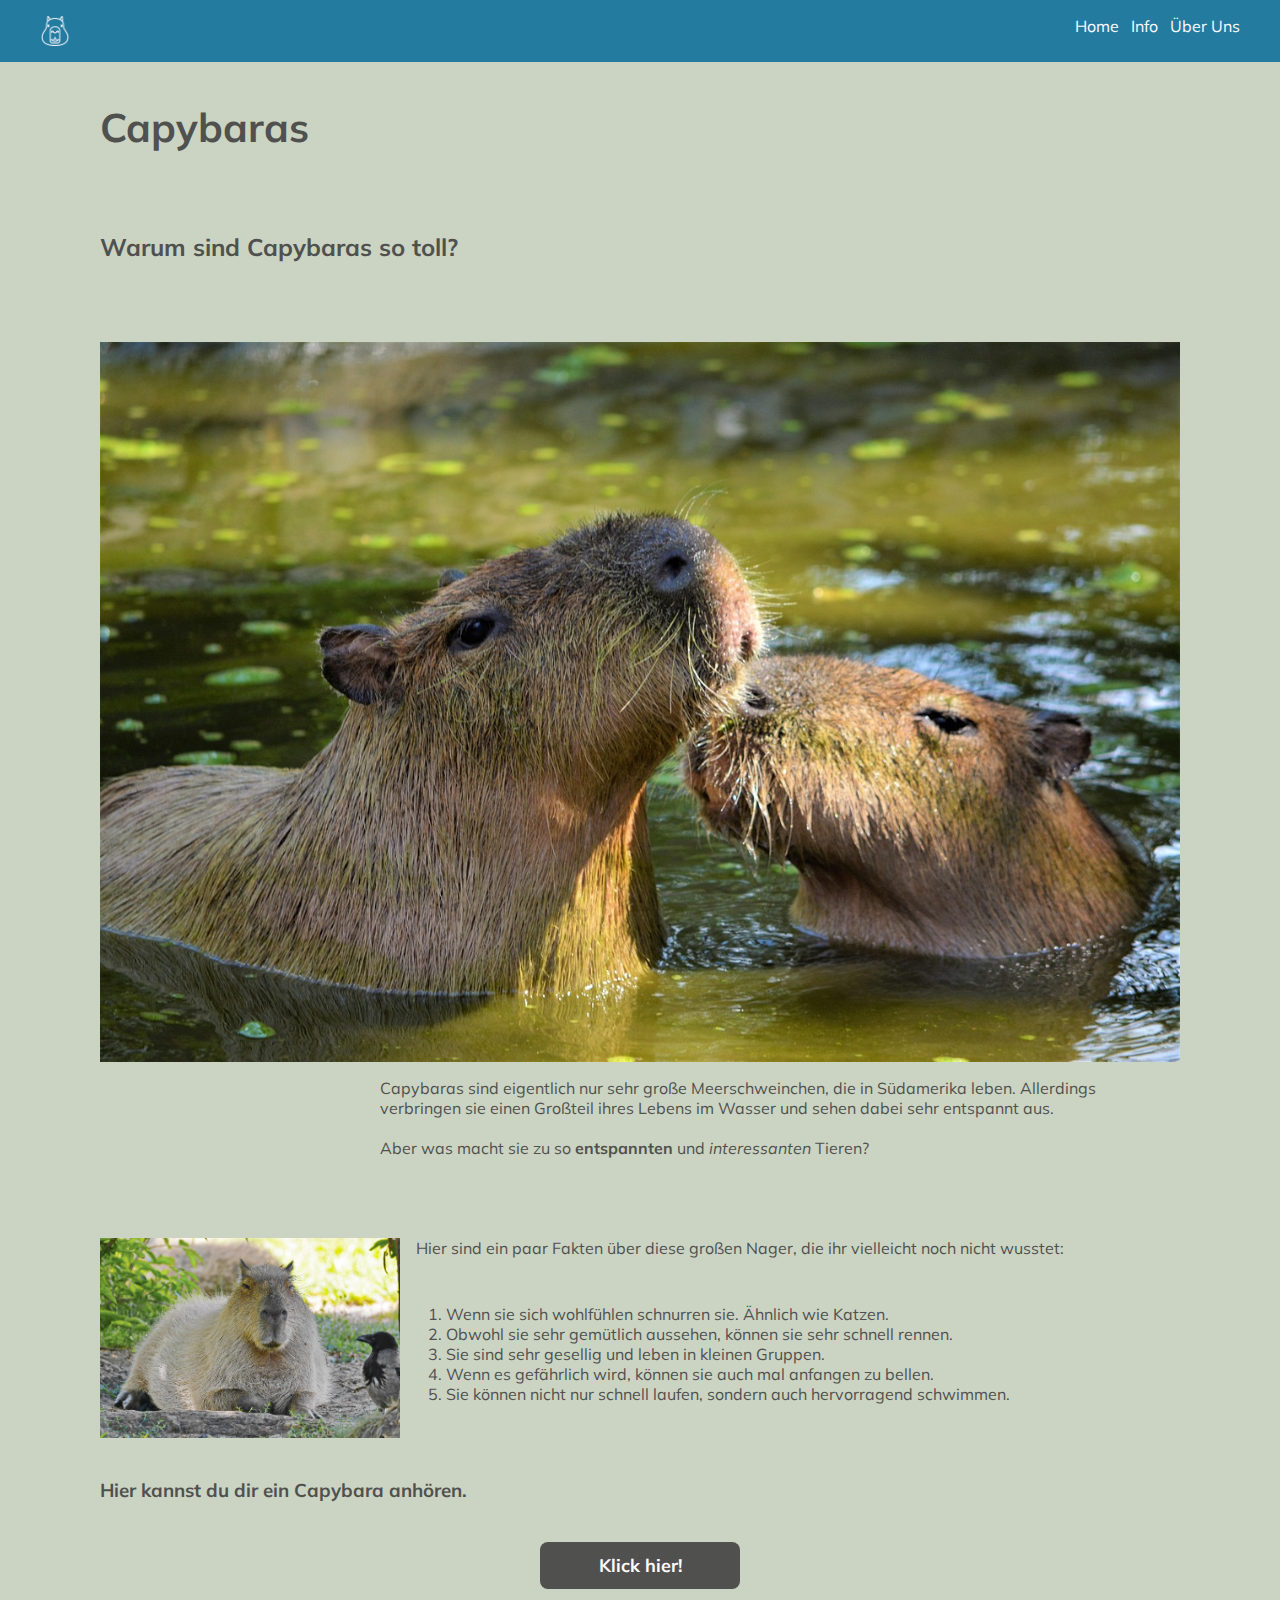
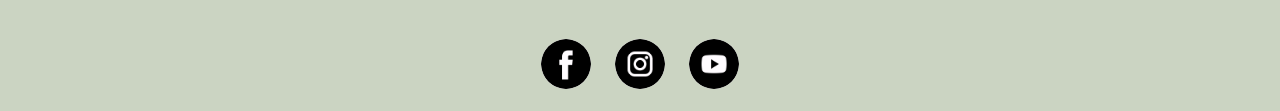
<file: index.html>
<!DOCTYPE html>
<html lang="en">
<head>
  <meta charset="UTF-8">
  <meta name="viewport" content="width=device-width, initial-scale=1.0">
  <title>Impuls Demo</title>
  <link rel="stylesheet" href="css/stylesheet.css">
  <link href="https://fonts.googleapis.com/css2?family=Mulish:ital,wght@0,200..1000;1,200..1000&family=Noto+Sans:ital,wght@0,100..900;1,100..900&display=swap" rel="stylesheet">
  <script src="script.js" defer></script>
</head>
<body>
  <header>
    <img src="images/capybara-head.png" alt="Capybaragesicht" width="30" height="30">
    <ul>
      <li><a href="index.html">Home</a></li>
      <li><a href="./pages/info.html">Info</a></li>
      <li><a href="./pages/about.html">Über Uns</a></li>
    </ul>
  </header>
  <main>
  <h1>Capybaras</h1>
  <h2>Warum sind Capybaras so toll?</h2>
  <div class="first-para">
    <img src="images/zwei-capybaras.jpg" alt="Zwei Capybaras" width="400">
    <div>
      <p>Capybaras sind eigentlich nur sehr große Meerschweinchen, die in Südamerika leben.
        Allerdings verbringen sie einen Großteil ihres Lebens im Wasser und sehen dabei sehr
        entspannt aus.
      </p>
      <p>Aber was macht sie zu so <strong>entspannten</strong> und <em>interessanten</em> Tieren?</p>
    </div>
  </div>
  <div class="second-para">
    <img src="images/entspannt.jpg" alt="entspanntes Capybara" width=" 300">
    <div class="list">
      <p>Hier sind ein paar Fakten über diese großen Nager, die ihr vielleicht noch nicht wusstet:</p>
      <ol>
        <li>Wenn sie sich wohlfühlen schnurren sie. Ähnlich wie Katzen.</li>
        <li>Obwohl sie sehr gemütlich aussehen, können sie sehr schnell rennen.</li>
        <li>Sie sind sehr gesellig und leben in kleinen Gruppen.</li>      <li>Wenn es gefährlich wird, können sie auch mal anfangen zu bellen.</li>
        <li>Sie können nicht nur schnell laufen, sondern auch hervorragend schwimmen.</li>
      </ol>
    </div>
  </div>
  <div class="third-para">
    <h3>Hier kannst du dir ein Capybara anhören.</h3>
    <button id="sound-btn">Klick hier!</button>
    <audio id="capy-sound" src="sounds/capybara-sound.mp3"></audio>
  </div>
  </main>
  <footer>
    <a href=""><img src="images/facebook.png" alt="facebook icon" width="50"></a>
    <a href=""><img src="images/instagram.png" alt="instagram icon" width="50"></a>
    <a href=""><img src="images/youtube.png" alt="youtube icon" width="50"></a>
  </footer>
</body>
</html>
</file>
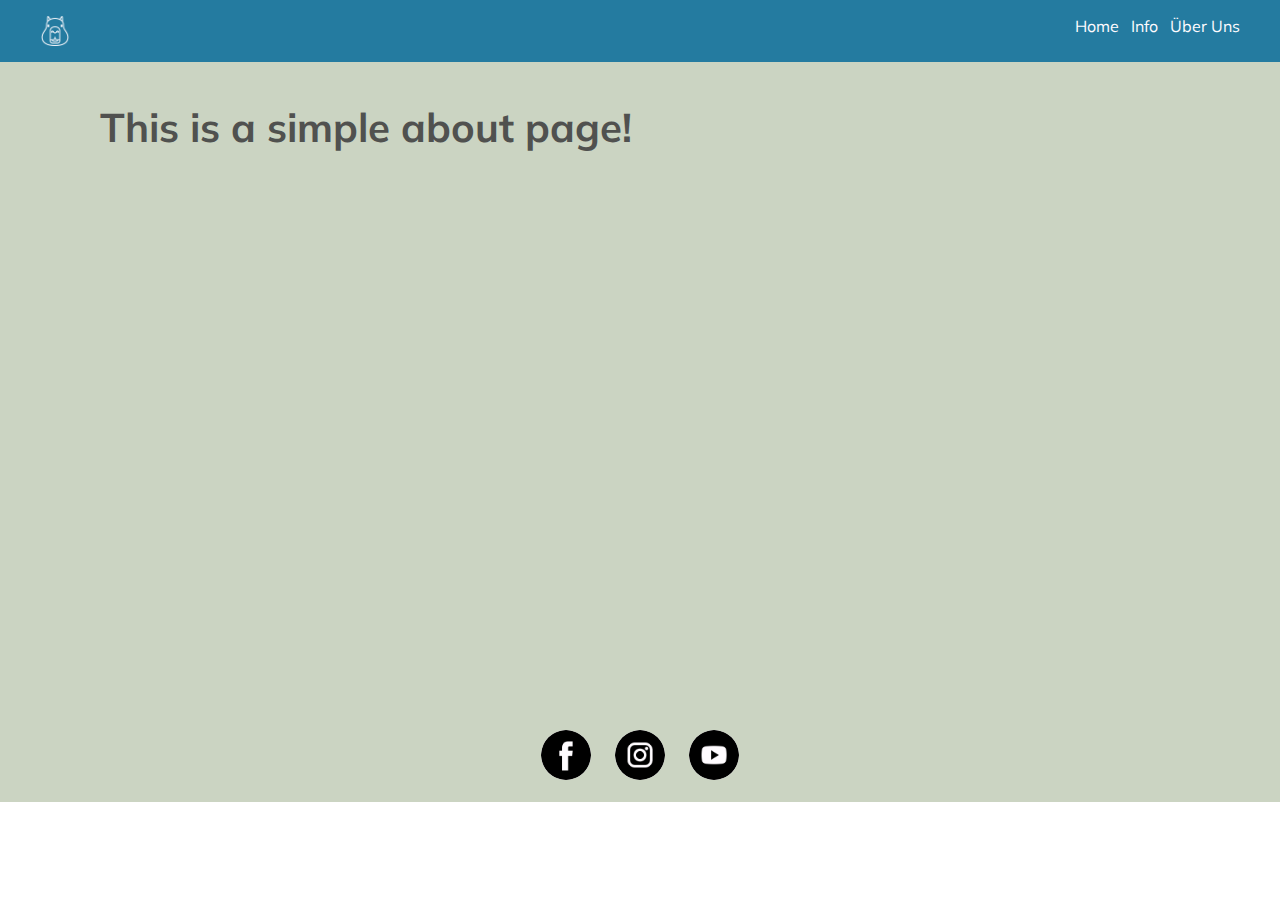
<file: pages/about.html>
<!DOCTYPE html>
<html lang="en">
<head>
  <meta charset="UTF-8">
  <meta name="viewport" content="width=device-width, initial-scale=1.0">
  <link rel="stylesheet" href="../css/about-style.css">
  <link rel="stylesheet" href="../css/stylesheet.css">
  <link href="https://fonts.googleapis.com/css2?family=Mulish:ital,wght@0,200..1000;1,200..1000&family=Noto+Sans:ital,wght@0,100..900;1,100..900&display=swap" rel="stylesheet">
  <title>Über uns</title>
</head>
<body>
  <header class="about">
    <img src="../images/capybara-head.png" alt="Capybaragesicht" width="30" height="30">
    <ul>
      <li><a href="../index.html">Home</a></li>
      <li><a href="info.html">Info</a></li>
      <li><a href="./pages/about.html">Über Uns</a></li>
    </ul>
  </header>
  <main class="about">
    <h1>This is a simple about page!</h1>
  </main>
  <footer class="about">
    <a href=""><img src="../images/facebook.png" alt="facebook icon" width="50"></a>
    <a href=""><img src="../images/instagram.png" alt="instagram icon" width="50"></a>
    <a href=""><img src="../images/youtube.png" alt="youtube icon" width="50"></a>
  </footer>
</body>
</html>
</file>
<file: css/stylesheet.css>
* {
  padding: 0;
  margin: 0;
  box-sizing: border-box;
  color: var(--black);
  font-family: "Mulish", "Times New Roman", sans-serif;
}


/*Colors*/

:root {
  --black: #50514F;
  --off-white: #CBD4C2;
  --blue: #247BA0;
  --white: #FFFCFF;
  --celadon: #C3B299;
}

/*Header*/
header {
  display: flex;
  justify-content: space-between;
  padding: 16px 40px;
  background-color: var(--blue);
}

header img {
  filter: invert(81%) sepia(23%) saturate(42%) hue-rotate(248deg) brightness(109%) contrast(116%);
}

header img:hover {
  filter: invert(100%) sepia(2%) saturate(6153%) hue-rotate(30deg) brightness(87%) contrast(86%);
  cursor: pointer;
}

header ul {
  list-style: none;
  display: flex;
  gap: 12px;
}

h1 {
  font-size: 40px;
}

li a {
  text-decoration: none;
  color: var(--white);
}

li a:hover {
  cursor: pointer;
  color: var(--off-white);
}

header h3 {
  color: var(--white);
}

h1, h2, p {
  color: var(--black);
}


/*main*/

main {
  background-color: var(--off-white);
  display: flex;
  flex-direction: column;
  justify-content: space-between;
}
h1, h2 {
  margin: 40px 100px;
}

.first-para {
  display: flex;
  flex-direction: row-reverse;
  margin: 40px 100px;
  gap: 16px;
  flex-wrap: wrap;
}

.first-para div {
  display: flex;
  flex-direction: column;
  gap: 20px;
  max-width: 800px;
  flex: 1 1 auto;
}

.first-para img {
  flex: 1 2 auto;
}

.second-para {
  display: flex;
  margin: 40px 100px;
  gap: 16px;
  flex-wrap: wrap;
}

.second-para img {
  object-fit: cover;
  flex: 0 0 auto;
  max-width: 300px;
  height: auto;
}

.list {
  display: flex;
  flex-direction: column;
  gap: 16px;
}

.list ol {
  margin: 30px;
}

.third-para {
  display: flex;
  flex-direction: column;
  margin-left: 100px;
  margin-right: 100px;
  gap: 40px;
}

button {
  padding: 12px;
  background-color: var(--black);
  color: var(--white);
  font-size: 18px;
  font-weight: 700;
  width: 200px;
  align-self: center;
  border: none;
  border-radius: 8px;
  margin-bottom: 32px;
}

button:hover {
  cursor: pointer;
  background-color: var(--blue);
}
/*footer*/

footer {
  display: flex;
  justify-content: center;
  align-items: center;
  padding: 18px;
  gap: 24px;
  background-color: var(--off-white);
}

footer a img {
  background-color: var(--white);
  border-radius: 50%;
}

footer a img:hover {
  background-color: var(--blue);
}
</file>
<file: css/about-style.css>
header.about {
  flex: 0 0 auto;
}

main.about {
  flex: 1 1 auto;
  min-height: 650px;
}

footer.about {
  flex: 0 0 auto;
}
</file>
